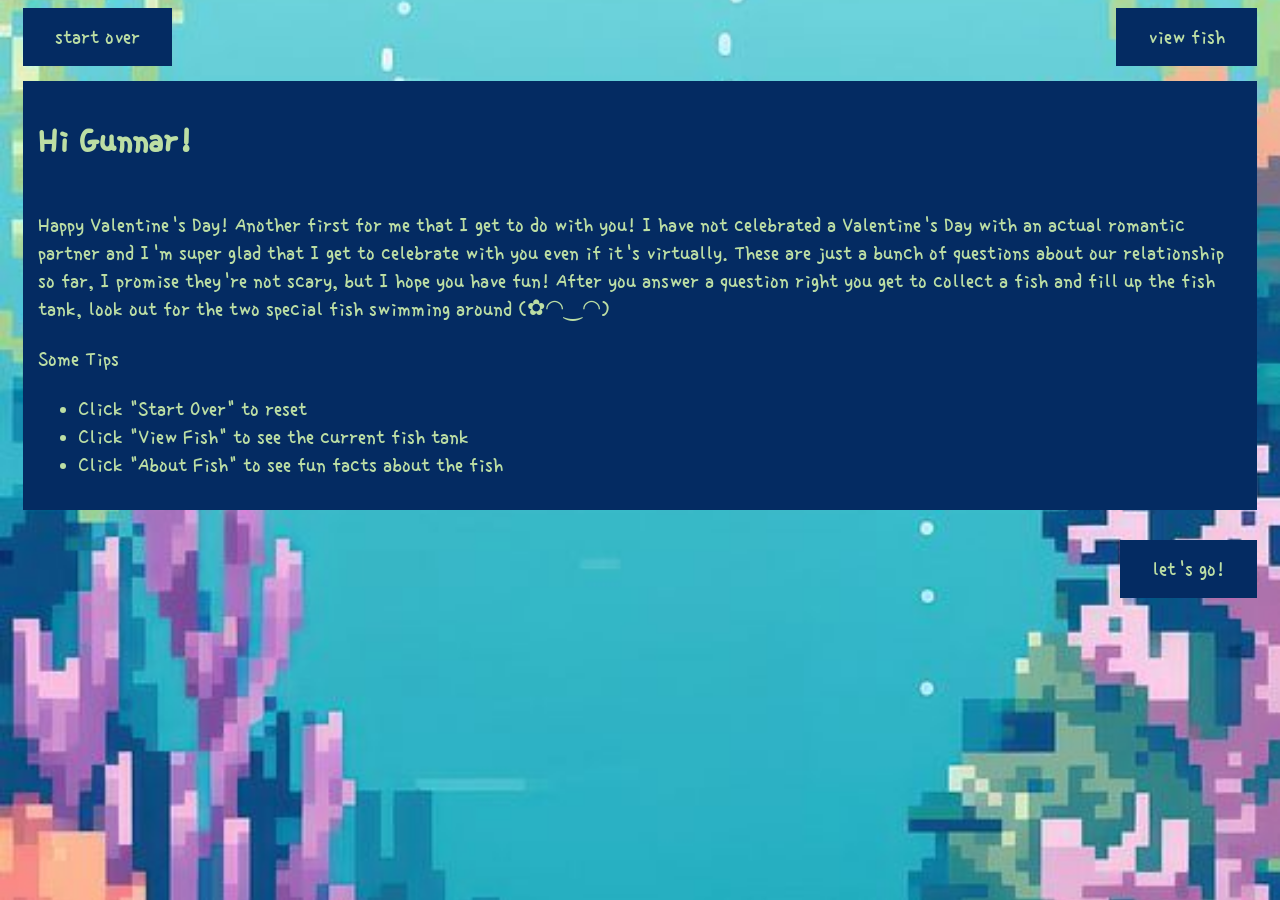
<file: index.html>
<!doctype html>
<html lang="en">

<!--
WRITTEN BY: jennie simonson
EMAIL: jennie.simonson2@gmail.com
-->

<head>
  <meta charset="utf-8">
  <meta name="author" content="Jennie Simonson">
  <meta name="description" content="home page of vday project">
  <link rel="stylesheet" href="style.css">
  <meta name="viewport" content="width=device-width, initial-scale=1.0">
   <!-- you would also link to Bootstrap here! -->
  <title>gunnar</title>
</head>

<body>
  <nav class="navbar">
    <div id="restart">
        <button id="start-over">start over</button>
        <button onclick="window.location.href='tank/fish_tank.html';">view fish</button>
    </div>  
  </nav>

  <div id="main_note">
    <h1>Hi Gunnar!</h1>
    <p>Happy Valentine's Day! Another first for me that I get to do with you! I have not celebrated a Valentine's Day with an actual romantic partner and I'm super glad that I get to celebrate with you even if it's virtually. These are just a bunch of questions about our relationship so far, I promise they're not scary, but I hope you have fun! After you answer a question right you get to collect a fish and fill up the fish tank, look out for the two special fish swimming around (✿◠‿◠) </p>
    <p>Some Tips</p>
    <ul>
      <li>Click "Start Over" to reset</li>
      <li>Click "View Fish" to see the current fish tank</li>
      <li>Click "About Fish" to see fun facts about the fish</li>
    </ul>
  </div>
  <div id="start">
    <button onclick="window.location.href='questions/q1.html';">let's go!</button>
  </div>
  
  
</body>
</html>
</file>
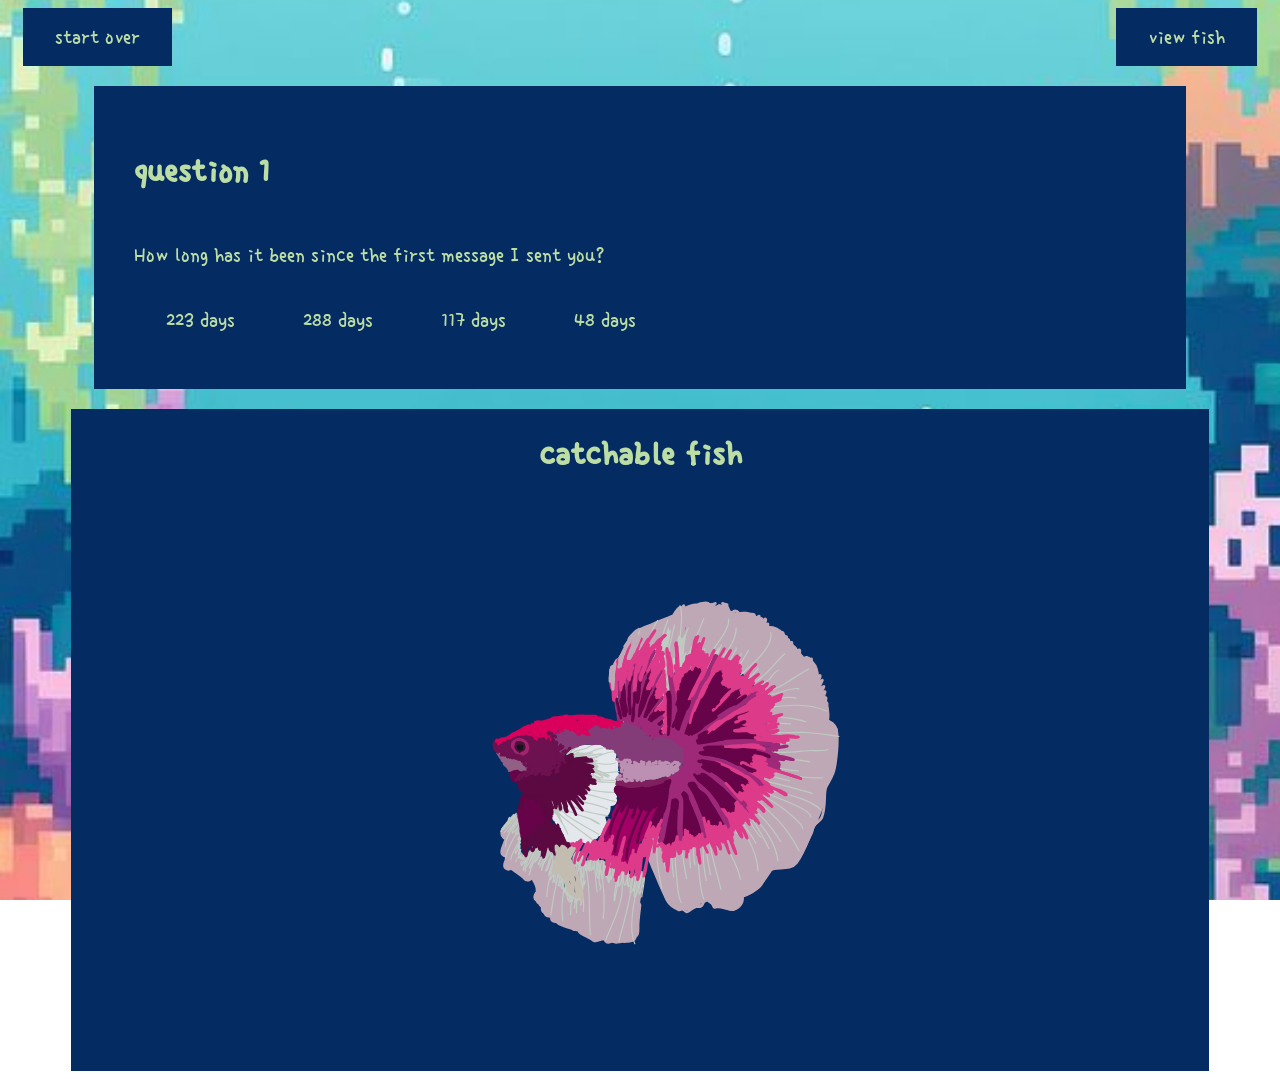
<file: questions/q1.html>
<!doctype html>
<html lang="en">

<!--
WRITTEN BY: jennie simonson
EMAIL: jennie.simonson2@gmail.com
-->

<head>
  <meta charset="utf-8">
  <meta name="author" content="Jennie Simonson">
  <meta name="description" content="home page of vday project">
  <meta name="viewport" content="width=device-width, initial-scale=1.0">
  <script src="../js/fishData.js"></script>
  <link rel="stylesheet" href="../style.css">
  <title>gunnar q1</title>
</head>

<body data-correct = 'a' data-fish = "betta">

  <nav class="navbar">
    <div id="restart">
        <button id="start-over">start over</button>
        <button onclick="saveCurrentQuestion(); window.location.href='../tank/fish_tank.html';">view fish</button>
    </div>  
  </nav>
  <div class="question_box">
    <h1>question 1</h1>
    <p>How long has it been since the first message I sent you?</p>
    <button data-answer="a" onclick="window.location.href='q2.html';">223 days</button>
    <button data-answer="b">288 days</button>
    <button data-answer="c">117 days</button>
    <button data-answer="d">48 days</button>
  </div>
  <div class="catch">
    <h1>catchable fish</h1>
    <img src="..\resources\betta.svg"></img>
  </div>
  <script src="../js/app.js" defer></script>
</body>
</html>
</file>
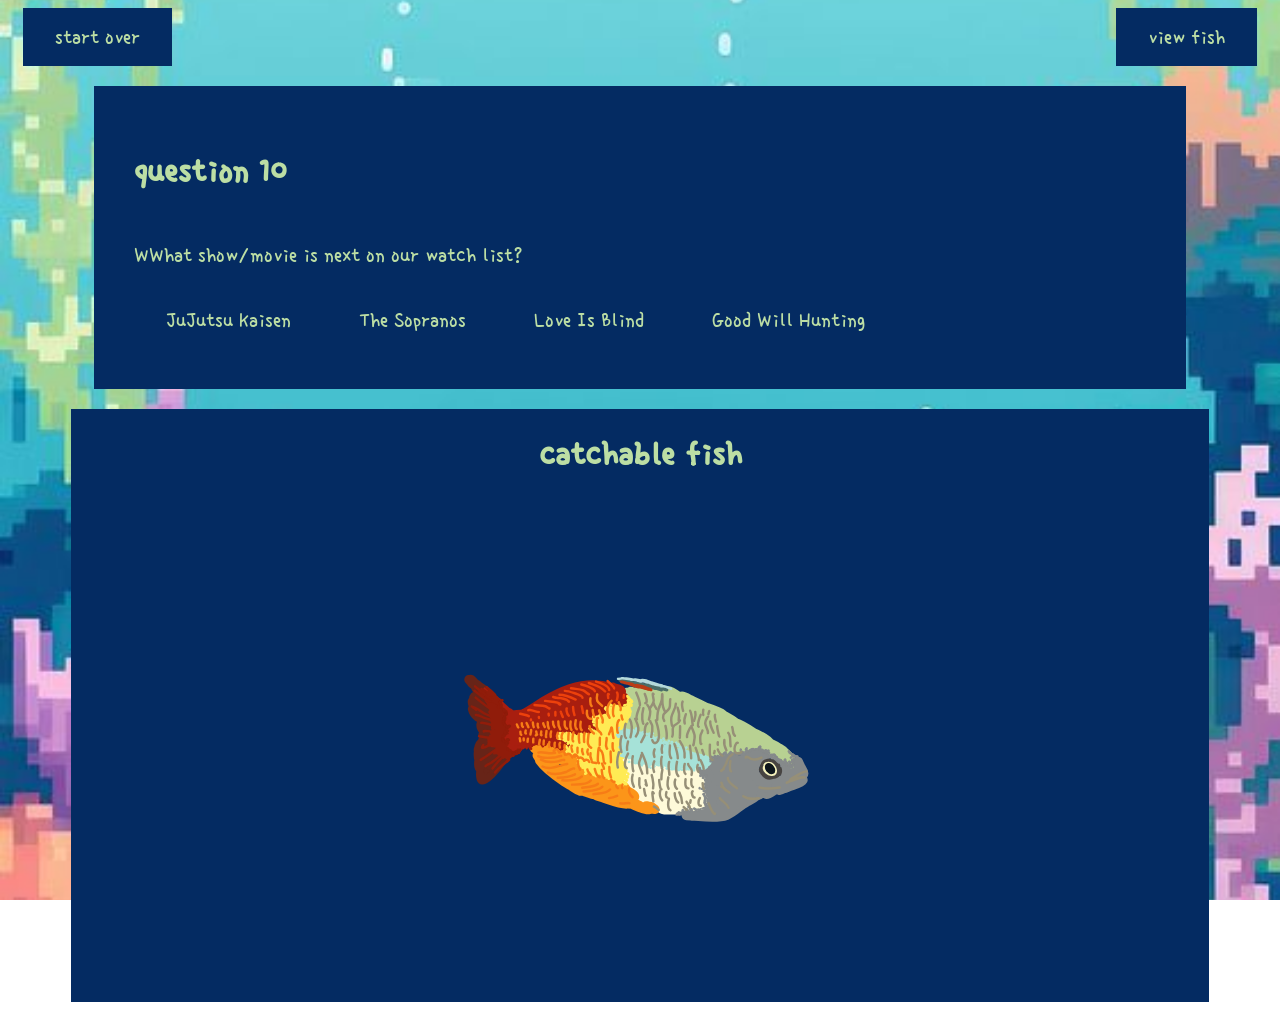
<file: questions/q10.html>
<!doctype html>
<html lang="en">

<!--
WRITTEN BY: jennie simonson
EMAIL: jennie.simonson2@gmail.com
-->

<head>
  <meta charset="utf-8">
  <meta name="author" content="Jennie Simonson">
  <meta name="description" content="home page of vday project">
  <link rel="stylesheet" href="../style.css">
  <meta name="viewport" content="width=device-width, initial-scale=1.0">
   <!-- you would also link to Bootstrap here! -->
  <title>gunnar</title>
</head>

<body data-correct = 'd' data-fish = "rainbow">
  <nav class="navbar">
    <div id="restart">
        <button id="start-over">start over</button>
        <button onclick="saveCurrentQuestion(); window.location.href='../tank/fish_tank.html';">view fish</button>
    </div>  
  </nav>
  <div class="question_box">
    <h1>question 10</h1>
    <p>WWhat show/movie is next on our watch list?</p>
    <button data-answer="a">JuJutsu Kaisen</button>
    <button data-answer="b">The Sopranos</button>
    <button data-answer="c">Love Is Blind</button>
    <button data-answer="d" onclick="window.location.href='q11.html';">Good Will Hunting</button>
  </div>
  <div class="catch">
    <h1>catchable fish</h1>
    <img width="500" height="500" src="..\resources\rainbow.svg"></img>
  </div>
  <script src="../js/app.js" defer></script>
</body>
</html>
</file>
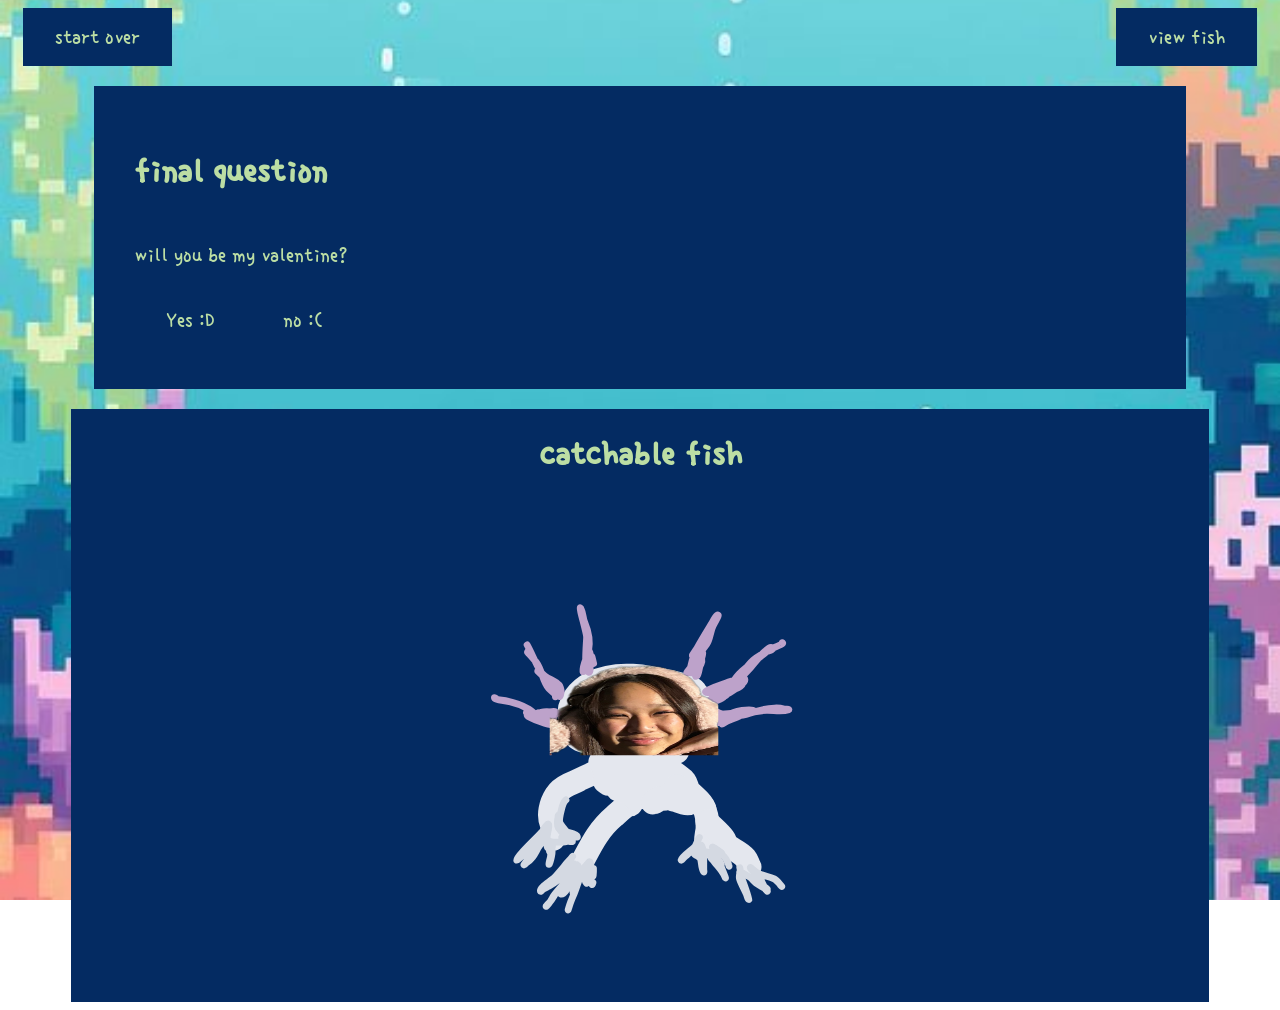
<file: questions/q11.html>
<!doctype html>
<html lang="en">

<!--
WRITTEN BY: jennie simonson
EMAIL: jennie.simonson2@gmail.com
-->

<head>
  <meta charset="utf-8">
  <meta name="author" content="Jennie Simonson">
  <meta name="description" content="home page of vday project">
  <link rel="stylesheet" href="../style.css">
  <meta name="viewport" content="width=device-width, initial-scale=1.0">
   <!-- you would also link to Bootstrap here! -->
  <title>gunnar</title>
</head>

<body data-correct = 'a' data-fish = "jennie">
  <nav class="navbar">
    <div id="restart">
        <button id="start-over">start over</button>
        <button onclick="saveCurrentQuestion(); window.location.href='../tank/fish_tank.html';">view fish</button>
    </div>  
  </nav>
  <div class="question_box">
    <h1>final question</h1>
    <p>will you be my valentine?</p>
    <button data-answer="a" onclick="window.location.href='../tank/fish_tank.html';">Yes :D</button>
    <button data-answer="b" >no :(</button>
  </div>
  <div class="catch">
    <h1>catchable fish</h1>
    <img width="500" height="500" src="..\resources\jennie.svg"></img>
  </div>
  <script src="../js/app.js" defer></script>
</body>
</html>
</file>
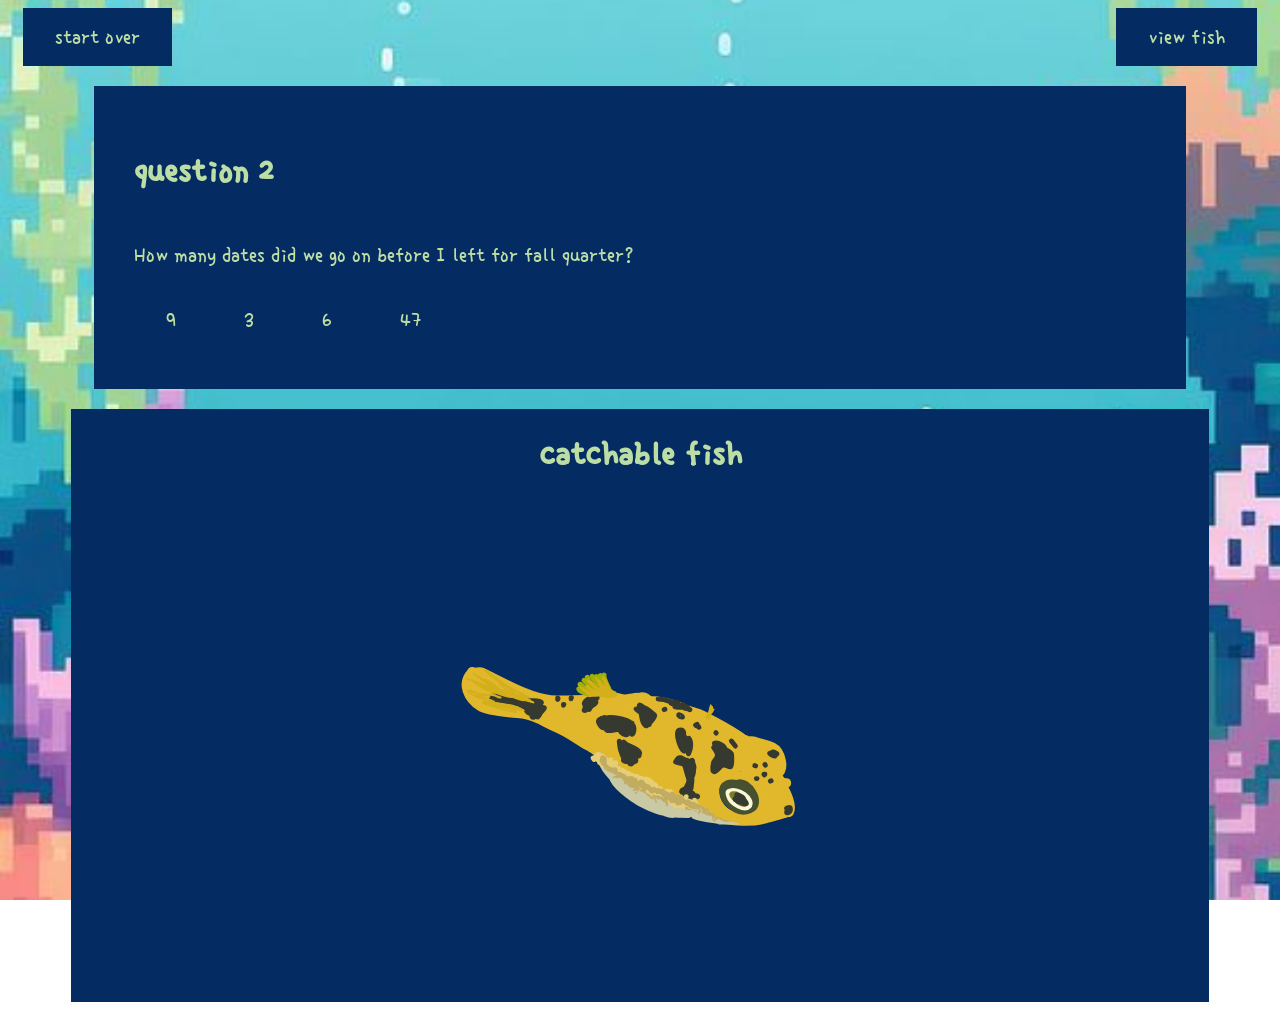
<file: questions/q2.html>
<!doctype html>
<html lang="en">

<!--
WRITTEN BY: jennie simonson
EMAIL: jennie.simonson2@gmail.com
-->

<head>
  <meta charset="utf-8">
  <meta name="author" content="Jennie Simonson">
  <meta name="description" content="home page of vday project">
  <meta name="viewport" content="width=device-width, initial-scale=1.0">
  <link rel="stylesheet" href="../style.css">
  <title>gunnar q2</title>
</head>

<body data-correct = 'c' data-fish = "puffer">
  <nav class="navbar">
    <div id="restart">
        <button id="start-over">start over</button>
        <button onclick="saveCurrentQuestion(); window.location.href='../tank/fish_tank.html';">view fish</button>
    </div>  
  </nav>
  <div class="question_box">
    <h1>question 2</h1>
    <p>How many dates did we go on before I left for fall quarter?</p>
    <button data-answer="a">9</button>
    <button data-answer="b">3</button>
    <button data-answer="c" onclick="window.location.href='q3.html';">6</button>
    <button data-answer="d">47</button>
  </div>
  <div class="catch">
    <h1>catchable fish</h1>
    <img width="500" height="500" src="..\resources\puffer.svg"></img>
  </div>
  <script src="../js/app.js" defer></script>
</body>
</html>
</file>
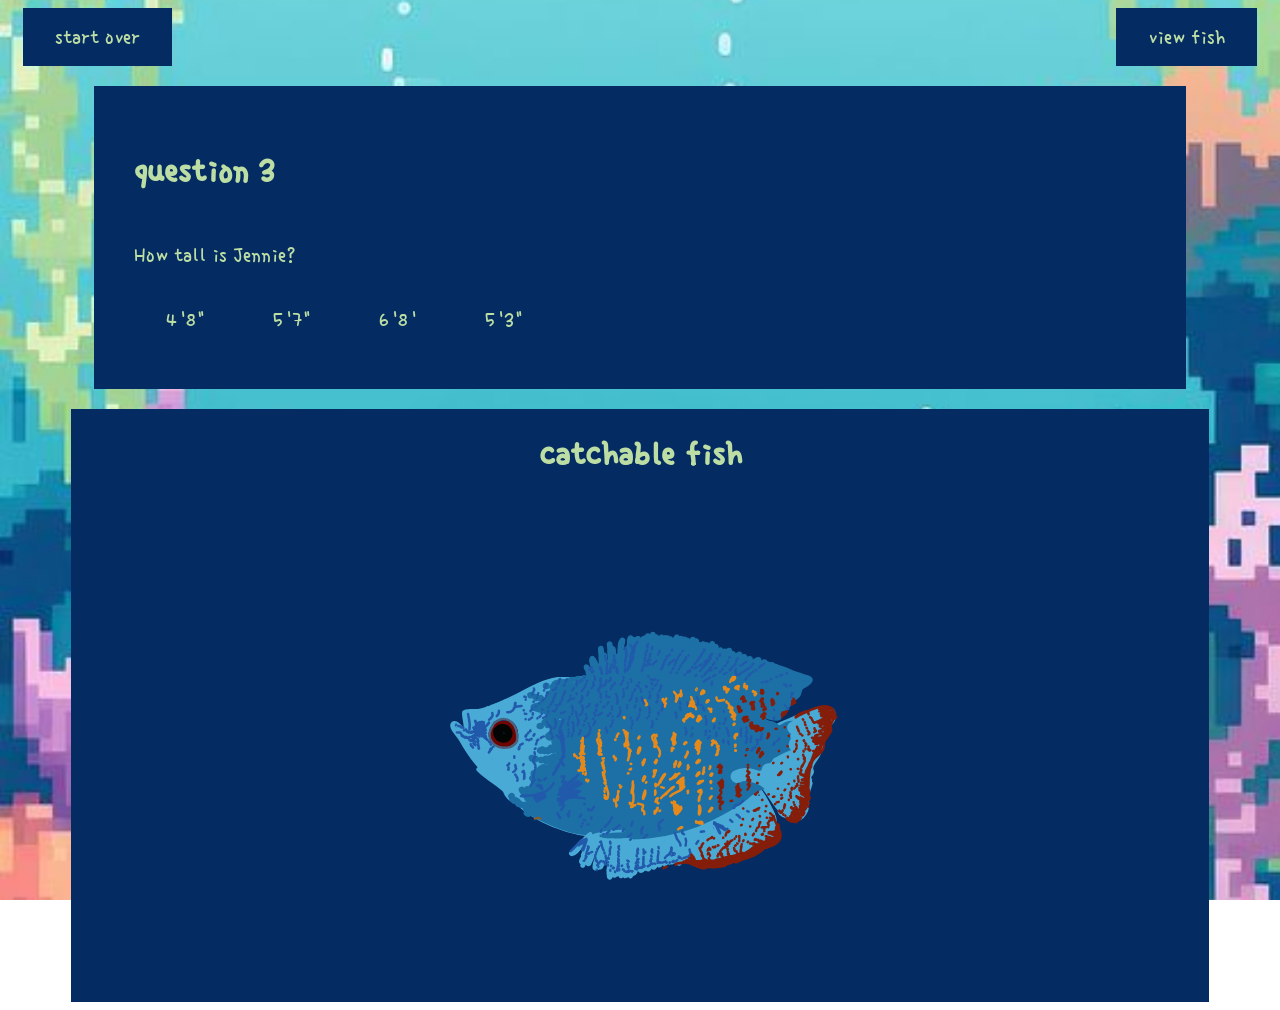
<file: questions/q3.html>
<!doctype html>
<html lang="en">

<!--
WRITTEN BY: jennie simonson
EMAIL: jennie.simonson2@gmail.com
-->

<head>
  <meta charset="utf-8">
  <meta name="author" content="Jennie Simonson">
  <meta name="description" content="home page of vday project">
  <meta name="viewport" content="width=device-width, initial-scale=1.0">
  <link rel="stylesheet" href="../style.css">
  <title>gunnar q3</title>
</head>

<body data-correct = 'b' data-fish = "gourami">
  <nav class="navbar">
    <div id="restart">
        <button id="start-over">start over</button>
        <button onclick="saveCurrentQuestion(); window.location.href='../tank/fish_tank.html';">view fish</button>
    </div>  
  </nav>
  <div class="question_box">
    <h1>question 3</h1>
    <p>How tall is Jennie?</p>
    <button data-answer="a">4'8"</button>
    <button data-answer="b" onclick="window.location.href='q4.html';">5'7"</button>
    <button data-answer="c">6'8'</button>
    <button data-answer="d">5'3"</button>
  </div>
  <div class="catch">
    <h1>catchable fish</h1>
    <img width="500" height="500" src="..\resources\gourami.svg"></img>
  </div>
  <script src="../js/app.js" defer></script>
</body>
</html>
</file>
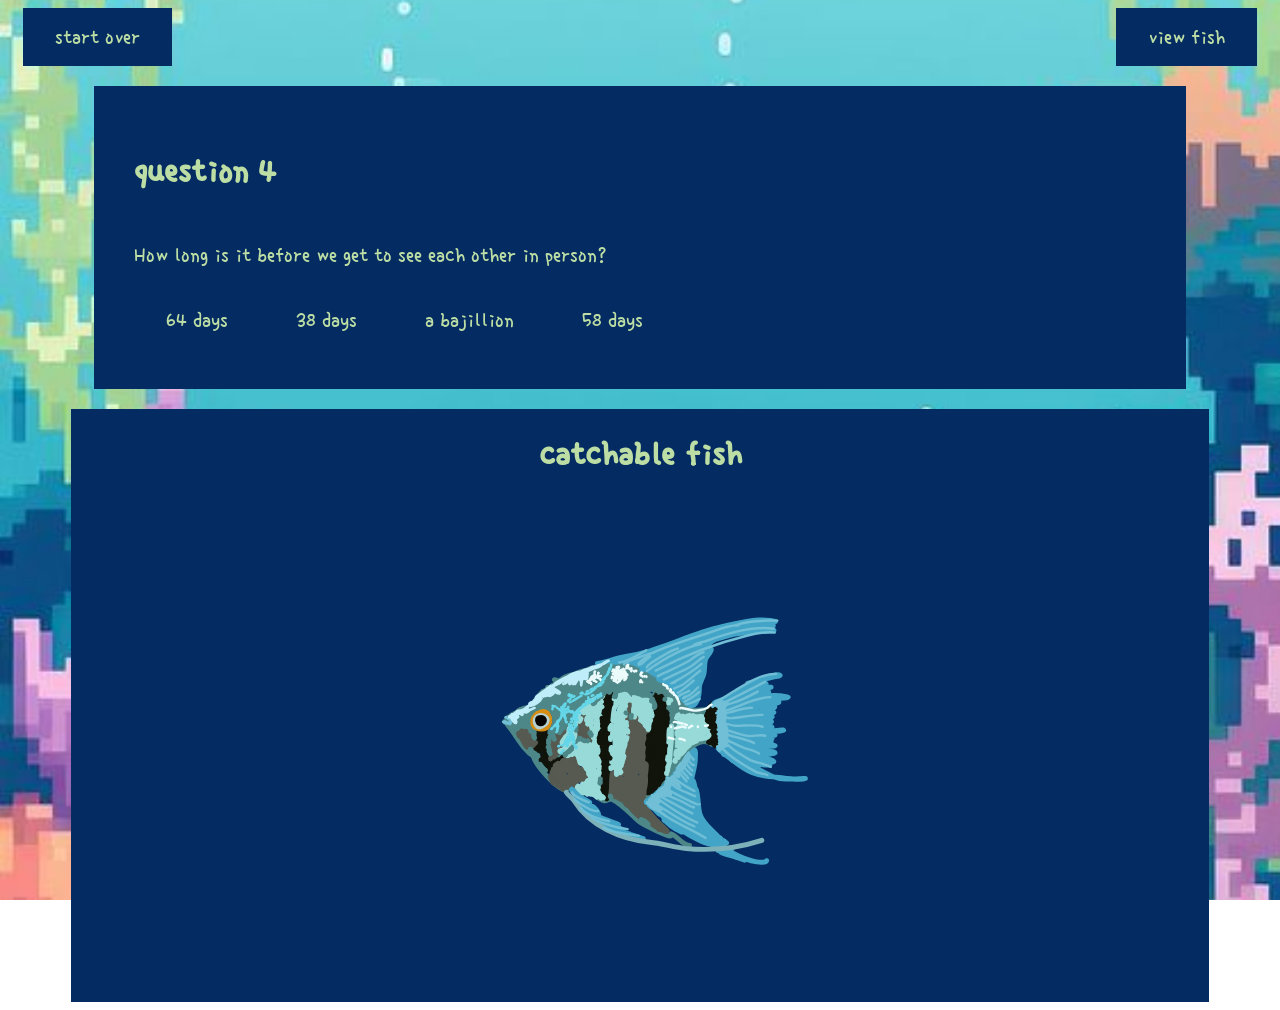
<file: questions/q4.html>
<!doctype html>
<html lang="en">

<!--
WRITTEN BY: jennie simonson
EMAIL: jennie.simonson2@gmail.com
-->

<head>
  <meta charset="utf-8">
  <meta name="author" content="Jennie Simonson">
  <meta name="description" content="home page of vday project">
  <link rel="stylesheet" href="../style.css">
  <meta name="viewport" content="width=device-width, initial-scale=1.0">
   <!-- you would also link to Bootstrap here! -->
  <title>gunnar q4</title>
</head>

<body data-correct = 'd' data-fish = "angelfish">
  <nav class="navbar">
    <div id="restart">
        <button id="start-over">start over</button>
        <button onclick="saveCurrentQuestion(); window.location.href='../tank/fish_tank.html';">view fish</button>
    </div>  
  </nav>
  <div class="question_box">
    <h1>question 4</h1>
    <p>How long is it before we get to see each other in person?</p>
    <button data-answer="a">64 days</button>
    <button data-answer="b">38 days</button>
    <button data-answer="c">a bajillion</button>
    <button data-answer="d" onclick="window.location.href='q5.html';">58 days</button>
  </div>
  <div class="catch">
    <h1>catchable fish</h1>
    <img width="500" height="500" src="..\resources\angelfish.svg"></img>
  </div>
  <script src="../js/app.js" defer></script>
</body>
</html>
</file>
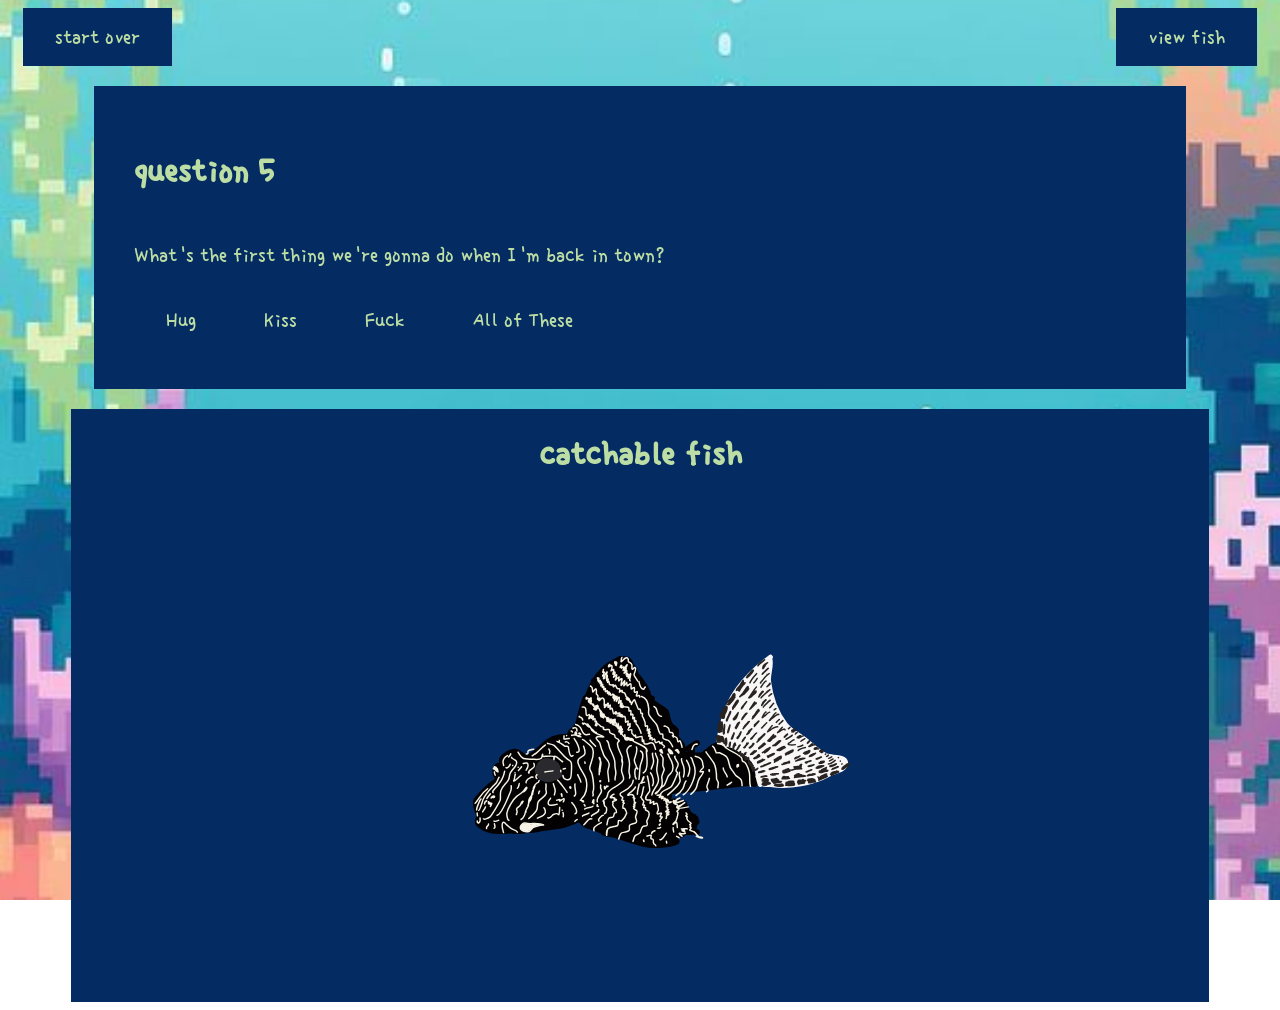
<file: questions/q5.html>
<!doctype html>
<html lang="en">

<!--
WRITTEN BY: jennie simonson
EMAIL: jennie.simonson2@gmail.com
-->

<head>
  <meta charset="utf-8">
  <meta name="author" content="Jennie Simonson">
  <meta name="description" content="home page of vday project">
  <link rel="stylesheet" href="../style.css">
  <meta name="viewport" content="width=device-width, initial-scale=1.0">
   <!-- you would also link to Bootstrap here! -->
  <title>gunnar</title>
</head>

<body data-correct = 'd' data-fish = "plecto">
  <nav class="navbar">
    <div id="restart">
        <button id="start-over">start over</button>
        <button onclick="saveCurrentQuestion(); window.location.href='../tank/fish_tank.html';">view fish</button>
    </div>  
  </nav>
  <div class="question_box">
    <h1>question 5</h1>
    <p>What's the first thing we're gonna do when I'm back in town?</p>
    <button data-answer="a">Hug</button>
    <button data-answer="b">Kiss</button>
    <button data-answer="c">Fuck</button>
    <button data-answer="d" onclick="window.location.href='q6.html';">All of These</button>
  </div>
  <div class="catch">
    <h1>catchable fish</h1>
    <img width="500" height="500" src="..\resources\plecto.svg"></img>
  </div>
  <script src="../js/app.js" defer></script>
</body>
</html>
</file>
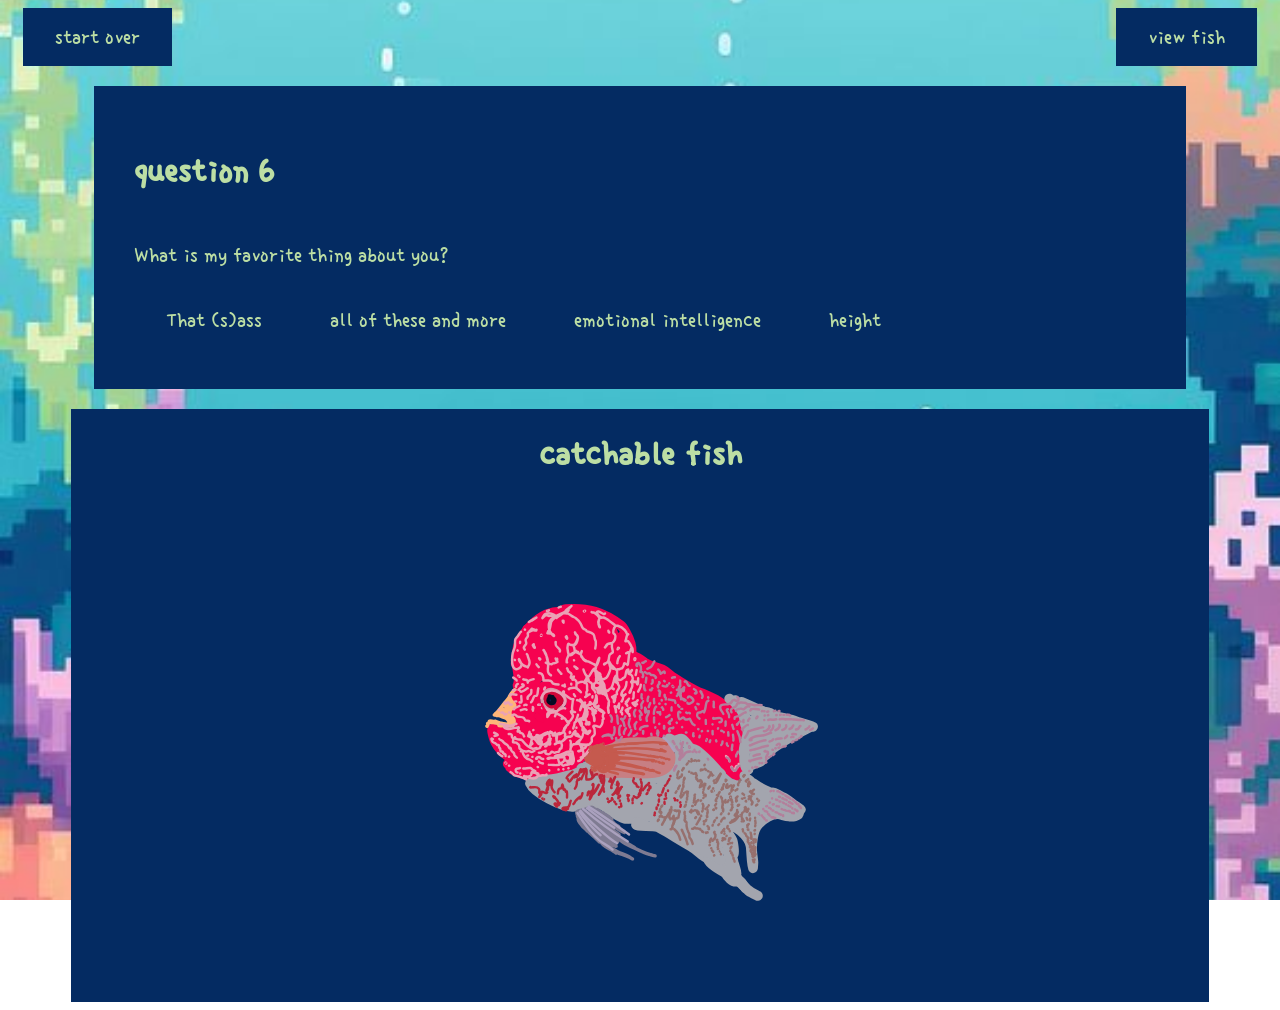
<file: questions/q6.html>
<!doctype html>
<html lang="en">

<!--
WRITTEN BY: jennie simonson
EMAIL: jennie.simonson2@gmail.com
-->

<head>
  <meta charset="utf-8">
  <meta name="author" content="Jennie Simonson">
  <meta name="description" content="home page of vday project">
  <link rel="stylesheet" href="../style.css">
  <meta name="viewport" content="width=device-width, initial-scale=1.0">
   <!-- you would also link to Bootstrap here! -->
  <title>gunnar</title>
</head>

<body data-correct = 'b' data-fish = "chichlid">
  <nav class="navbar">
    <div id="restart">
        <button id="start-over">start over</button>
        <button onclick="saveCurrentQuestion(); window.location.href='../tank/fish_tank.html';">view fish</button>
    </div>  
  </nav>
  <div class="question_box">
    <h1>question 6</h1>
    <p>What is my favorite thing about you?</p>
    <button data-answer="a">That (s)ass</button>
    <button data-answer="b" onclick="window.location.href='q7.html';">all of these and more</button>
    <button data-answer="c">emotional intelligence</button>
    <button data-answer="d">height</button>
  </div>
  <div class="catch">
    <h1>catchable fish</h1>
    <img width="500" height="500" src="..\resources\chichlid.svg"></img>
  </div>
  <script src="../js/app.js" defer></script>
</body>
</html>
</file>
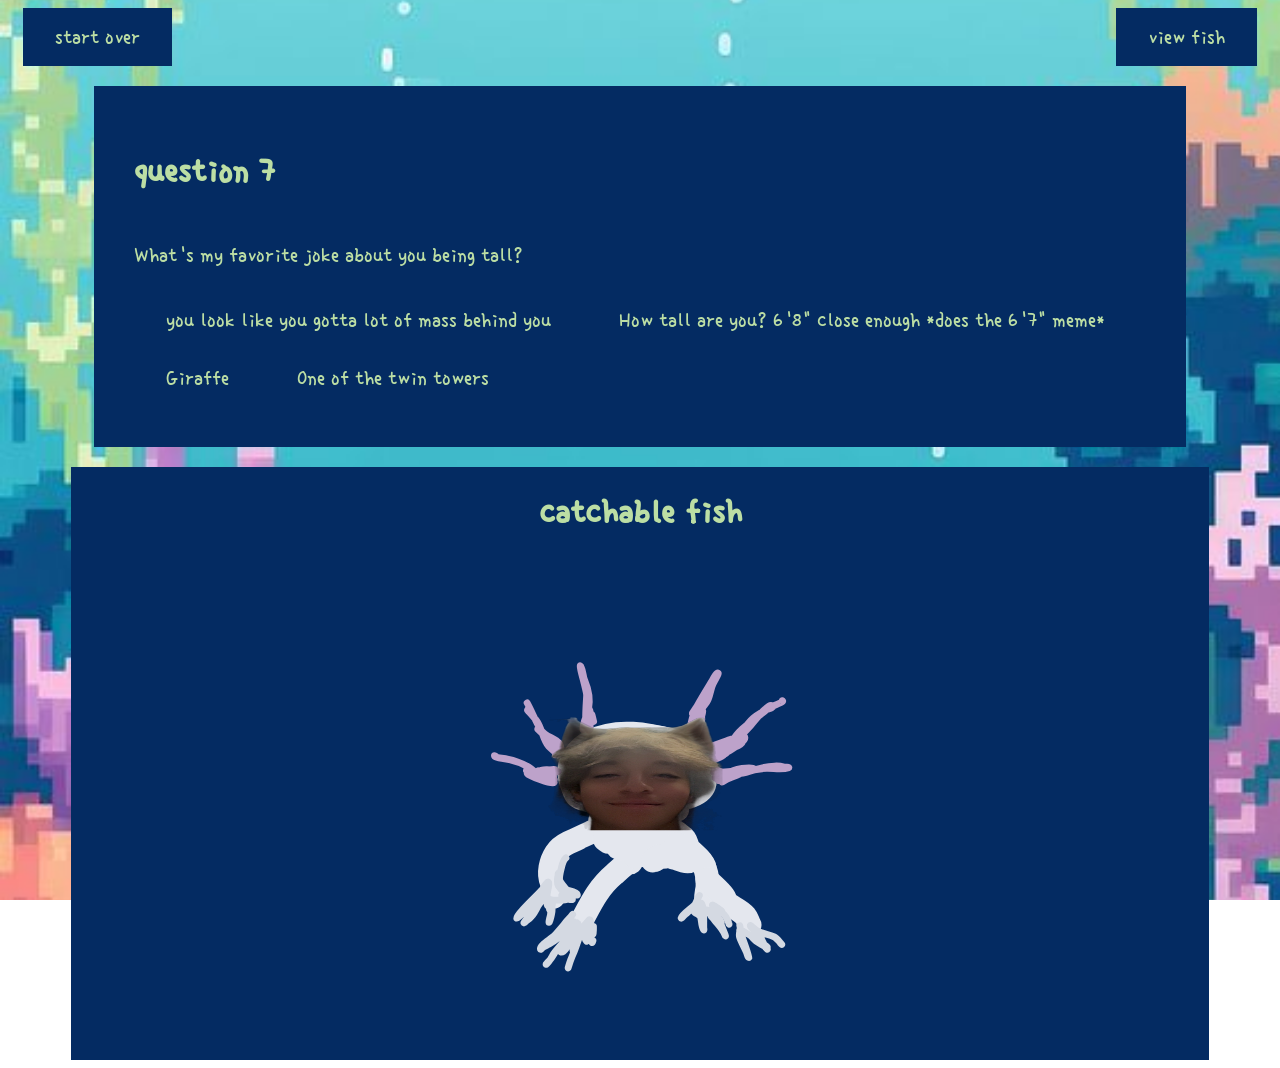
<file: questions/q7.html>
<!doctype html>
<html lang="en">

<!--
WRITTEN BY: jennie simonson
EMAIL: jennie.simonson2@gmail.com
-->

<head>
  <meta charset="utf-8">
  <meta name="author" content="Jennie Simonson">
  <meta name="description" content="home page of vday project">
  <link rel="stylesheet" href="../style.css">
  <meta name="viewport" content="width=device-width, initial-scale=1.0">
   <!-- you would also link to Bootstrap here! -->
  <title>gunnar</title>
</head>

<body data-correct = 'a' data-fish = "gunnar">
  <nav class="navbar">
    <div id="restart">
        <button id="start-over">start over</button>
        <button onclick="saveCurrentQuestion(); window.location.href='../tank/fish_tank.html';">view fish</button>
    </div>  
  </nav>
  <div class="question_box">
    <h1>question 7</h1>
    <p>What's my favorite joke about you being tall?</p>
    <button data-answer="a" onclick="window.location.href='q8.html';">you look like you gotta lot of mass behind you</button>
    <button data-answer="b" >How tall are you? 6'8" close enough *does the 6'7" meme*</button>
    <button data-answer="c">Giraffe</button>
    <button data-answer="d">One of the twin towers</button>
  </div>
  <div class="catch">
    <h1>catchable fish</h1>
    <img width="500" height="500" src="..\resources\gunnar.svg"></img>
  </div>
  <script src="../js/app.js" defer></script>
</body>
</html>
</file>
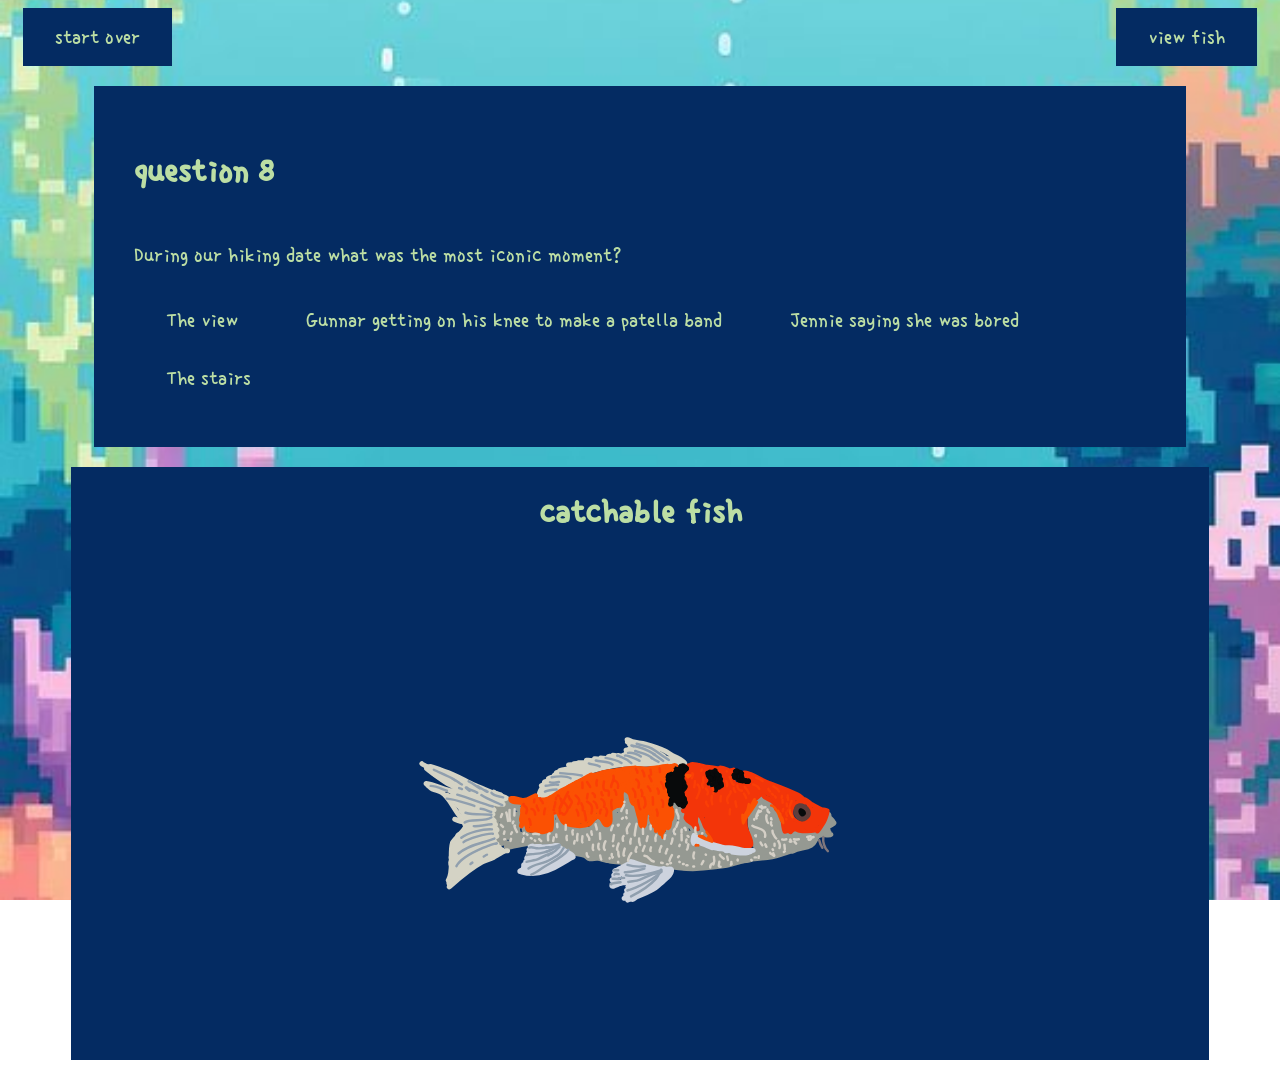
<file: questions/q8.html>
<!doctype html>
<html lang="en">

<!--
WRITTEN BY: jennie simonson
EMAIL: jennie.simonson2@gmail.com
-->

<head>
  <meta charset="utf-8">
  <meta name="author" content="Jennie Simonson">
  <meta name="description" content="home page of vday project">
  <link rel="stylesheet" href="../style.css">
  <meta name="viewport" content="width=device-width, initial-scale=1.0">
   <!-- you would also link to Bootstrap here! -->
  <title>gunnar</title>
</head>

<body data-correct = 'c' data-fish = "koi">
  <nav class="navbar">
    <div id="restart">
        <button id="start-over">start over</button>
        <button onclick="saveCurrentQuestion(); window.location.href='../tank/fish_tank.html';">view fish</button>
    </div>  
  </nav>
  <div class="question_box">
    <h1>question 8</h1>
    <p>During our hiking date what was the most iconic moment?</p>
    <button data-answer="a">The view</button>
    <button data-answer="b">Gunnar getting on his knee to make a patella band</button>
    <button data-answer="c" onclick="window.location.href='q9.html';">Jennie saying she was bored</button>
    <button data-answer="d">The stairs</button>
  </div>
  <div class="catch">
    <h1>catchable fish</h1>
    <img width="500" height="500" src="..\resources\koi.svg"></img>
  </div>
  <script src="../js/app.js" defer></script>
</body>
</html>
</file>
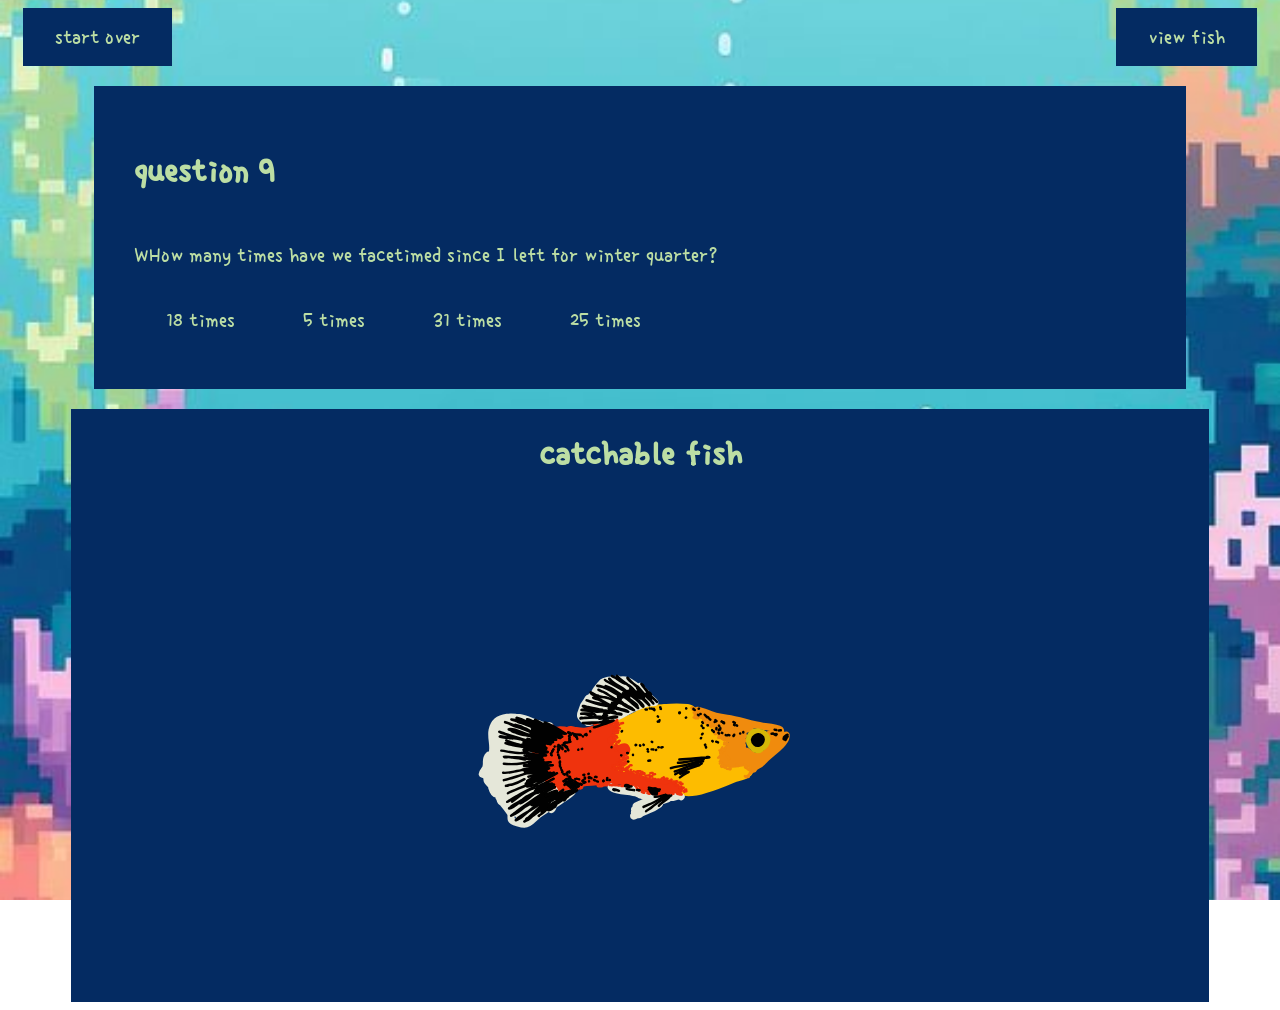
<file: questions/q9.html>
<!doctype html>
<html lang="en">

<!--
WRITTEN BY: jennie simonson
EMAIL: jennie.simonson2@gmail.com
-->

<head>
  <meta charset="utf-8">
  <meta name="author" content="Jennie Simonson">
  <meta name="description" content="home page of vday project">
  <link rel="stylesheet" href="../style.css">
  <meta name="viewport" content="width=device-width, initial-scale=1.0">
   <!-- you would also link to Bootstrap here! -->
  <title>gunnar</title>
</head>

<body data-correct = 'a' data-fish = "platty">
  <nav class="navbar">
    <div id="restart">
        <button id="start-over">start over</button>
        <button onclick="saveCurrentQuestion(); window.location.href='../tank/fish_tank.html';">view fish</button>
    </div>  
  </nav>
  <div class="question_box">
    <h1>question 9</h1>
    <p>WHow many times have we facetimed since I left for winter quarter?</p>
    <button data-answer="a" onclick="window.location.href='q10.html';">18 times</button>
    <button data-answer="b">5 times</button>
    <button data-answer="c">31 times</button>
    <button data-answer="d">25 times</button>
  </div>
  <div class="catch">
    <h1>catchable fish</h1>
    <img width="500" height="500" src="..\resources\platty.svg"></img>
  </div>
  <script src="../js/app.js" defer></script>
</body>
</html>
</file>
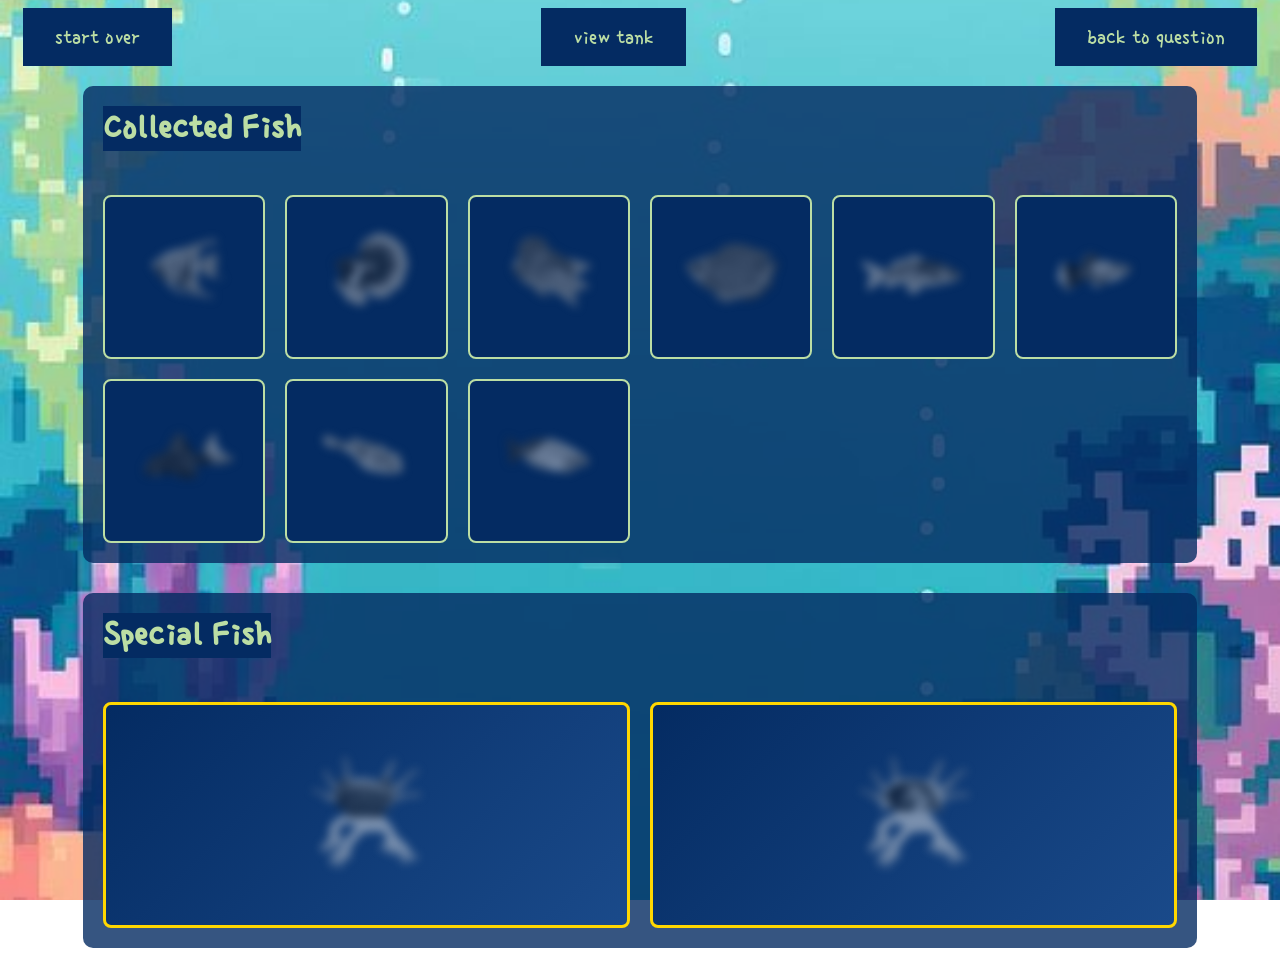
<file: tank/about_fish.html>
<!doctype html>
<html lang="en">

<!--
WRITTEN BY: jennie simonson
EMAIL: jennie.simonson2@gmail.com
-->

<head>
  <meta charset="utf-8">
  <meta name="author" content="Jennie Simonson">
  <meta name="description" content="home page of vday project">
  <link rel="stylesheet" href="../style.css">
  <meta name="viewport" content="width=device-width, initial-scale=1.0">
   <!-- you would also link to Bootstrap here! -->
  <title>gunnar</title>
</head>

<body>
  <nav class="navbar">
    <div id="restart">
        <button id="start-over">start over</button>
        <button onclick="window.location.href='fish_tank.html';">view tank</button>
        <button onclick="goBackToQuestion();">back to question</button>
    </div>
  </nav>

  <div id="fish-collection">
    <h1>Collected Fish</h1>
    <div id="fish-grid"></div>
  </div>

  <div id="special-fish-section">
    <h1>Special Fish</h1>
    <div id="special-fish-grid"></div>
  </div>

  <script src="../js/fishData.js"></script>
  <script src="../js/app.js" defer></script>
  <script src="../js/fishPage.js"></script>
  
</body>
</html>
</file>
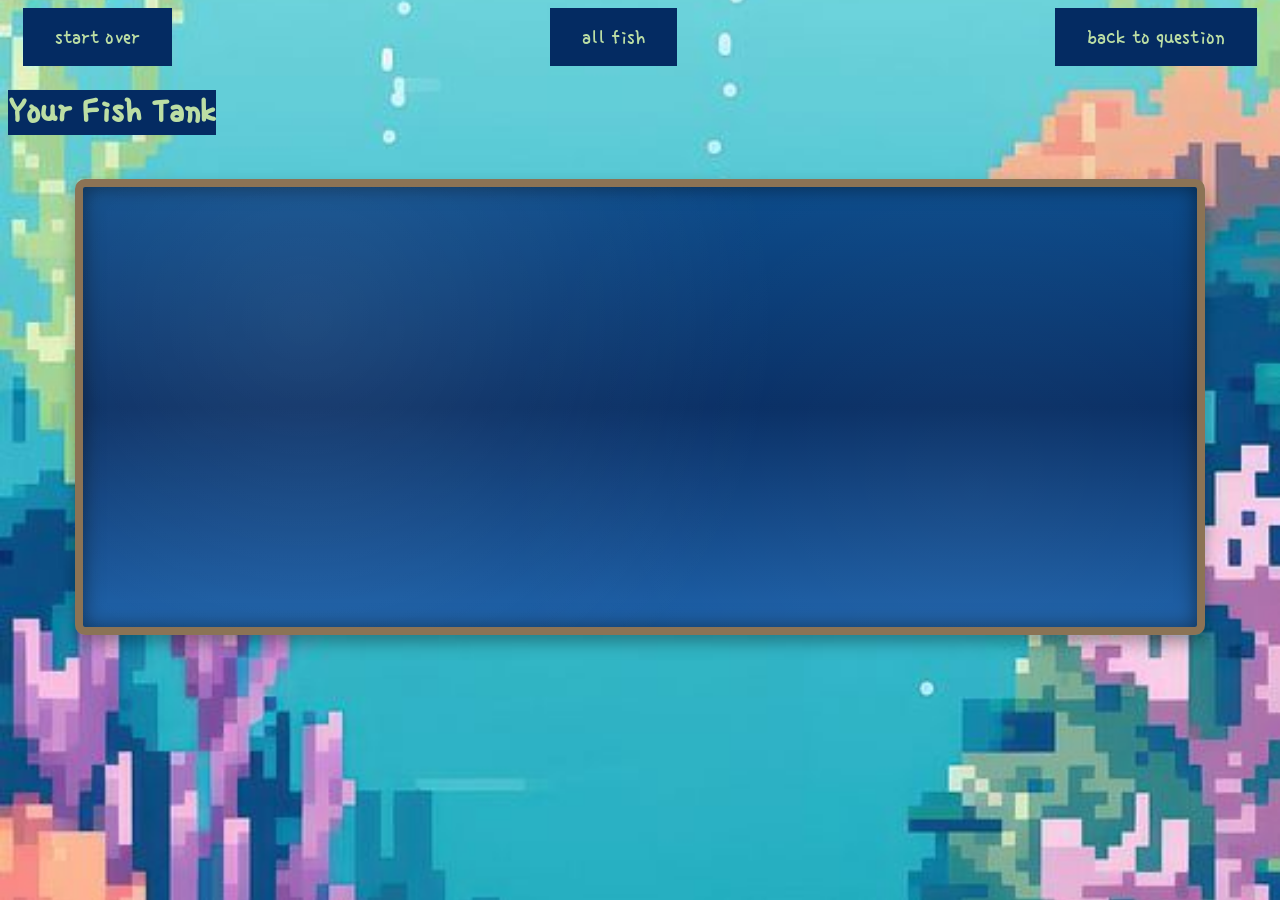
<file: tank/fish_tank.html>
<!doctype html>
<html lang="en">

<!--
WRITTEN BY: jennie simonson
EMAIL: jennie.simonson2@gmail.com
-->

<head>
  <meta charset="utf-8">
  <meta name="author" content="Jennie Simonson">
  <meta name="description" content="home page of vday project">
  <link rel="stylesheet" href="../style.css">
  <meta name="viewport" content="width=device-width, initial-scale=1.0">
   <!-- you would also link to Bootstrap here! -->
  <title>gunnar</title>
</head>

<body>
  <nav class="navbar">
    <div id="restart">
        <button id="start-over">start over</button>
        <button onclick="window.location.href='about_fish.html';">all fish</button>
        <button onclick="goBackToQuestion();">back to question</button>
    </div>
  </nav>

  <h1>Your Fish Tank</h1>
  <div id="fish-tank"></div>
  
  <script src="../js/fishData.js"></script>
  <script src="../js/app.js" defer></script>
   
  </div>
  
</body>
</html>
</file>
<file: style.css>
@font-face {
  font-family: "SingleDay";
  src: url("fonts/SingleDay-Regular.ttf") format("truetype");
  font-weight: 400;
  font-style: normal;
  font-display: swap;
}

body {
    background-image: url("resources/9f99ee32c0e7153e31b110bfcc7be877.jpg");
    background-size: cover;
    background-attachment: fixed;
    background-position: center;
}

h1 {
    font-size: 36px;
    font-family: "SingleDay", cursive;
    color: #bcdea4;
    background-color: #042b62;
    display: inline-block;
}

p {
    font-size: 22px;
    font-family: "SingleDay", cursive;
}

li {
    font-size: 22px;
    font-family: "SingleDay", cursive;   
}

button{
    background-color: #042b62;
    border: none;
    padding: 15px 32px;
    text-align: center;
    text-decoration: none;
    display: inline-block;
    font-size: 22px;
    color: #bcdea4;
    font-family: "SingleDay", cursive;
}

.navbar{
    position: sticky;
    font-family: "SingleDay", cursive;
    display: flex;
    justify-content: space-between;
    align-items: center;
    padding: 0 15px;
}

#main_note {
    font-family: "SingleDay", cursive;
    background-color: #042b62;
    color: #bcdea4;
    padding: 15px 15px;
    margin: 15px;
}

#restart {
    width: 100%;
    display: flex;
    justify-content: space-between;
    align-items: center;
}

#start {
    display: flex;
    justify-content: flex-end;
    padding: 15px;
}

.question_box {
    font-family: "SingleDay", cursive;
    background-color: #042b62;
    color: #bcdea4;
    padding: 40px;
    margin: 20px;
    width: 80%;
    margin-left: auto;
    margin-right: auto;
}

.catch {
    background-color: #042b62;
    color: #bcdea4;
    display: flex;
    justify-content: center;
    align-items: center;
    flex-direction: column;
    width: 90%;
    margin-left: auto;
    margin-right: auto;
}

img {
    max-width: 50%;
    height: auto;
    display: block;
}

#fish-tank {
    background: linear-gradient(180deg, #0a4a8a 0%, #042b62 50%, #1a5fa8 100%);
    border: 8px solid #8b7355;
    border-radius: 10px;
    padding: 20px;
    margin: 20px auto;
    width: 85%;
    height: 400px;
    position: relative;
    overflow: hidden;
    box-shadow: inset 0 0 20px rgba(0, 0, 0, 0.5), 0 8px 16px rgba(0, 0, 0, 0.3);
}

#fish-tank::before {
    content: '';
    position: absolute;
    top: 0;
    left: 0;
    right: 0;
    bottom: 0;
    background: 
        radial-gradient(circle at 20% 30%, rgba(255, 255, 255, 0.1) 0%, transparent 50%),
        radial-gradient(circle at 80% 70%, rgba(255, 255, 255, 0.05) 0%, transparent 50%);
    pointer-events: none;
    z-index: 1;
}

.fish {
    position: absolute;
    width: 80px;
    height: 80px;
    object-fit: contain;
    animation: swim 8s infinite linear;
    z-index: 2;
}

@keyframes swim {
    0% {
        left: -100px;
        transform: scaleX(1);
    }
    100% {
        left: 100%;
        transform: scaleX(1);
    }
}

.fish:nth-child(1) {
    animation: swim 10s infinite linear;
    animation-delay: 0s;
    top: 20%;
}

.fish:nth-child(2) {
    animation: swim 12s infinite linear;
    animation-delay: 1s;
    top: 40%;
    animation-direction: reverse;
    transform: scaleX(-1);
}

.fish:nth-child(3) {
    animation: swim 9s infinite linear;
    animation-delay: 2s;
    top: 60%;
}

.fish:nth-child(4) {
    animation: swim 11s infinite linear;
    animation-delay: 0.5s;
    top: 30%;
    animation-direction: reverse;
    transform: scaleX(-1);
}

.fish:nth-child(5) {
    animation: swim 13s infinite linear;
    animation-delay: 1.5s;
    top: 70%;
}

.fish:nth-child(6) {
    animation: swim 10.5s infinite linear;
    animation-delay: 3s;
    top: 25%;
    animation-direction: reverse;
    transform: scaleX(-1);
}

.fish:nth-child(7) {
    animation: swim 12.5s infinite linear;
    animation-delay: 2.5s;
    top: 75%;
}

.fish:nth-child(8) {
    animation: swim 11.5s infinite linear;
    animation-delay: 4s;
    top: 45%;
    animation-direction: reverse;
    transform: scaleX(-1);
}

.fish:nth-child(9) {
    animation: swim 9.5s infinite linear;
    animation-delay: 1.5s;
    top: 65%;
}

.fish:nth-child(10) {
    animation: swim 10s infinite linear;
    animation-delay: 5s;
    top: 35%;
    animation-direction: reverse;
    transform: scaleX(-1);
}

.fish:nth-child(11) {
    animation: swim 12s infinite linear;
    animation-delay: 3.5s;
    top: 55%;
}

/* Fish Collection Page Styles */
#fish-collection {
    padding: 20px;
    margin: 20px auto;
    width: 85%;
    background-color: rgba(4, 43, 98, 0.8);
    border-radius: 10px;
}

#fish-collection h1 {
    margin-left: 0;
    margin-top: 0;
}

#fish-grid {
    display: grid;
    grid-template-columns: repeat(auto-fit, minmax(150px, 1fr));
    gap: 20px;
    margin-top: 20px;
}

.fish-card {
    display: flex;
    flex-direction: column;
    align-items: center;
    justify-content: center;
    padding: 15px;
    background-color: #042b62;
    border-radius: 8px;
    border: 2px solid #bcdea4;
}

.fish-card img {
    width: 120px;
    height: 120px;
    object-fit: contain;
    margin-bottom: 10px;
    max-width: 100%;
}

.fish-locked {
    filter: grayscale(100%) opacity(0.5) blur(5px);
}

.fish-unlocked {
    filter: grayscale(0%);
}

.fish-label {
    font-family: "SingleDay", cursive;
    color: #bcdea4;
    font-size: 16px;
    text-align: center;
    margin: 0;
}

/* Special Fish Section */
#special-fish-section {
    padding: 20px;
    margin: 30px auto;
    width: 85%;
    background-color: rgba(4, 43, 98, 0.8);
    border-radius: 10px;
}

#special-fish-section h1 {
    margin-left: 0;
    margin-top: 0;
}

#special-fish-grid {
    display: grid;
    grid-template-columns: repeat(auto-fit, minmax(150px, 1fr));
    gap: 20px;
    margin-top: 20px;
}

.fish-card.special {
    border: 3px solid #ffd700;
    background: linear-gradient(135deg, #042b62 0%, #1a4a8a 100%);
}

.fish-card.special img {
    width: 180px;
    height: 180px;
}
</file>
